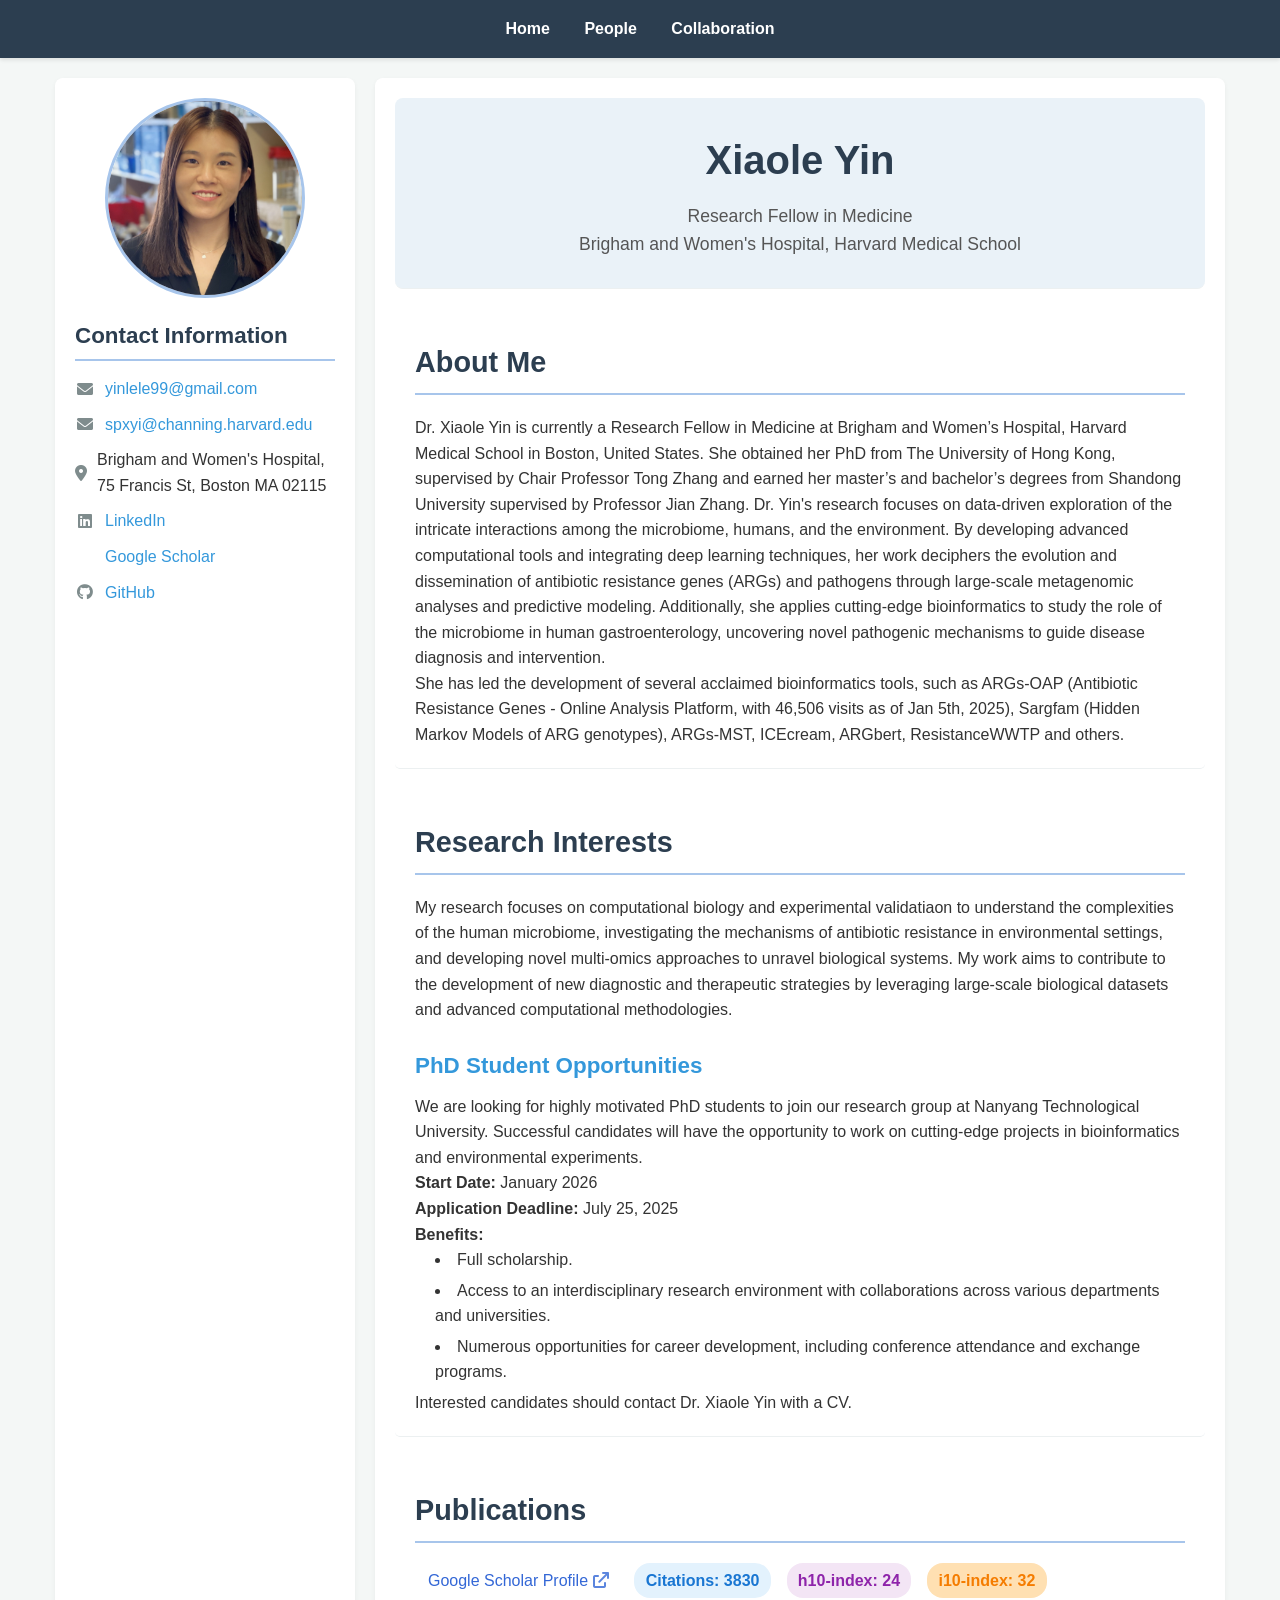
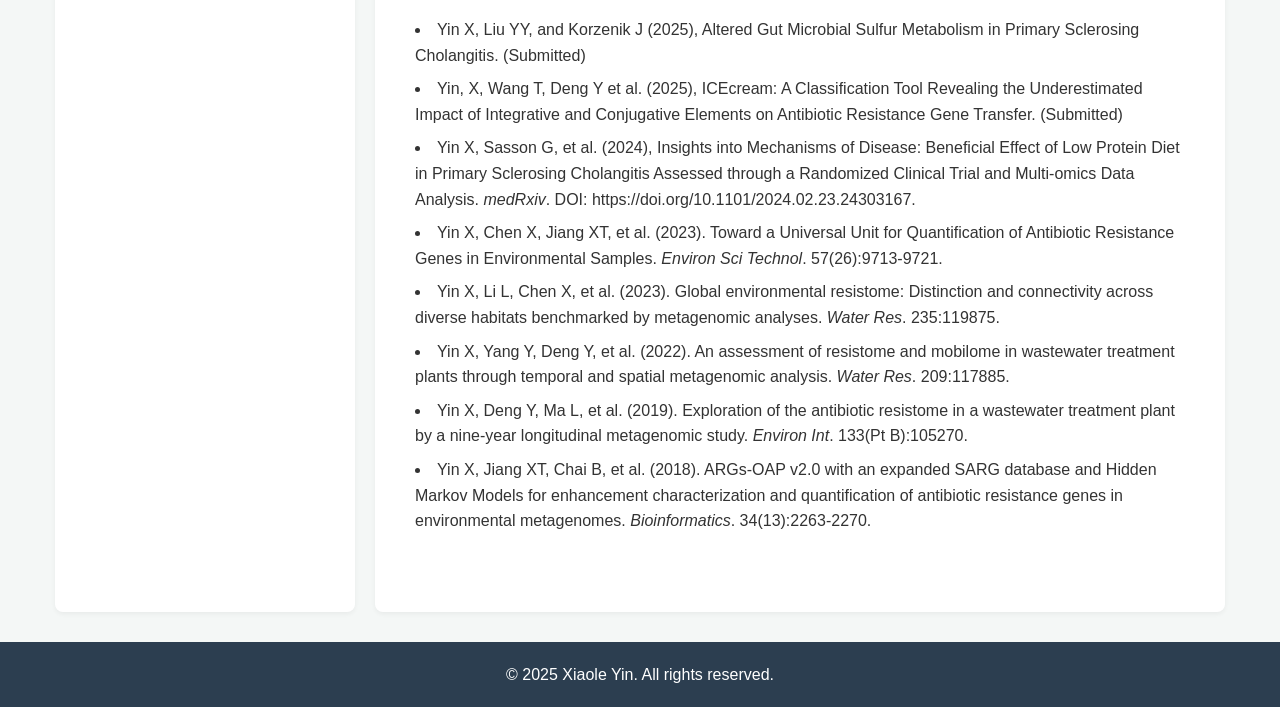
<file: index.html>
<!DOCTYPE html>
<html lang="en">
<head>
    <meta charset="UTF-8">
    <meta name="viewport" content="width=device-width, initial-scale=1.0">
    <title>Xiaole Yin - Academic Profile</title>
    <link rel="stylesheet" href="css/style.css">
    <link rel="stylesheet" href="https://cdnjs.cloudflare.com/ajax/libs/font-awesome/6.0.0-beta3/css/all.min.css">
</head>
<body>
    <div class="entrance-animation">
        <header>
            <nav>
                <ul>
                    <li><a href="index.html">Home</a></li>
                    <li><a href="people.html">People</a></li>
	            <li><a href="collaboration.html">Collaboration</a></li>
                </ul>
            </nav>
        </header>

        <div class="container">
            <aside class="sidebar">
                <div class="profile-photo">
                    <img src="images/profile.png" alt="Xiaole Yin">
                </div>
                <h2>Contact Information</h2>
                <ul class="contact-info">
                    <li><i class="fas fa-envelope"></i> <a href="mailto:yinlele99@gmail.com">yinlele99@gmail.com</a></li>
		    <li><i class="fas fa-envelope"></i> <a href="mailto:spxyi@channing.harvard.edu">spxyi@channing.harvard.edu</a></li>
                    <li><i class="fas fa-map-marker-alt"></i> Brigham and Women's Hospital, 75 Francis St, Boston MA 02115</li>
                    <li><i class="fab fa-linkedin"></i> <a href="https://www.linkedin.com/in/xiaole-yin-306543261" target="_blank">LinkedIn</a></li>
                    <li><i class="fab fa-google-scholar"></i> <a href="https://scholar.google.com/citations?user=DCUoyukAAAAJ&hl=en" target="_blank">Google Scholar</a></li>
                    <li><i class="fab fa-github"></i> <a href="https://github.com/xiaole99" target="_blank">GitHub</a></li>
                </ul>
            </aside>

            <main class="main-content">
                <section id="hero">
                    <h1>Xiaole Yin</h1>
                    <p>Research Fellow in Medicine</p>
                    <p>Brigham and Women's Hospital, Harvard Medical School</p>
                </section>

                <section id="biography">
                    <h2>About Me</h2>
                    <p>Dr. Xiaole Yin is currently a Research Fellow in Medicine at Brigham and Women’s Hospital, Harvard Medical School in Boston, United States. She obtained her PhD from The University of Hong Kong, supervised by Chair Professor Tong Zhang and earned her master’s and bachelor’s degrees from Shandong University supervised by Professor Jian Zhang. Dr. Yin's research focuses on data-driven exploration of the intricate interactions among the microbiome, humans, and the environment. By developing advanced computational tools and integrating deep learning techniques, her work deciphers the evolution and dissemination of antibiotic resistance genes (ARGs) and pathogens through large-scale metagenomic analyses and predictive modeling. Additionally, she applies cutting-edge bioinformatics to study the role of the microbiome in human gastroenterology, uncovering novel pathogenic mechanisms to guide disease diagnosis and intervention.</p>
                    <p>She has led the development of several acclaimed bioinformatics tools, such as ARGs-OAP (Antibiotic Resistance Genes - Online Analysis Platform, with 46,506 visits as of Jan 5th, 2025), Sargfam (Hidden Markov Models of ARG genotypes), ARGs-MST, ICEcream, ARGbert, ResistanceWWTP and others.</p>
                </section>

                <section id="research-interests">
                    <h2>Research Interests</h2>
                    <p>My research focuses on computational biology and experimental validatiaon to understand the complexities of the human microbiome, investigating the mechanisms of antibiotic resistance in environmental settings, and developing novel multi-omics approaches to unravel biological systems. My work aims to contribute to the development of new diagnostic and therapeutic strategies by leveraging large-scale biological datasets and advanced computational methodologies.</p>
                     <h3>PhD Student Opportunities</h3>
                    <p>We are looking for highly motivated PhD students to join our research group at Nanyang Technological University. Successful candidates will have the opportunity to work on cutting-edge projects in bioinformatics and environmental experiments.</p>
                    <p><strong>Start Date:</strong> January 2026</p>
                    <p><strong>Application Deadline:</strong> July 25, 2025</p>
                    <p><strong>Benefits:</strong></p>
                    <ul>
                        <li>Full scholarship.</li>
                        <li>Access to an interdisciplinary research environment with collaborations across various departments and universities.</li>
                        <li>Numerous opportunities for career development, including conference attendance and exchange programs.</li>
                    </ul>
                    <p>Interested candidates should contact Dr. Xiaole Yin with a CV.</p>
                </section>

                <section id="publications">
                    <h2>Publications</h2>
                    <!-- Scholar Profile and Stats -->
                    <div style="display: flex; align-items: center; gap: 1em; margin-bottom: 1.2em; flex-wrap: wrap;">
                        <a href="https://scholar.google.com/citations?user=DCUoyukAAAAJ&hl=en" 
                           target="_blank" 
                           style="display: flex; align-items: center; font-weight: 500; text-decoration: none; color: #3367d6;">
                        <i class="fab fa-google-scholar" style="font-size: 1.8em; margin-right: 0.45em; color: #3367d6;"></i>
                            Google Scholar Profile
                        <i class="fas fa-arrow-up-right-from-square" style="margin-left: 0.3em; font-size: 1em; opacity: 0.8;"></i>
                        </a>
                        <span style="background: #e3f2fd; color: #1976d2; font-weight: bold; padding: 0.3em 0.7em; border-radius: 1em; margin-left: 0.6em;">
                            Citations: 3830
                        </span>
                        <span style="background: #f3e5f5; color: #8e24aa; font-weight: bold; padding: 0.3em 0.7em; border-radius: 1em;">
                            h10-index: 24
                        </span>
                        <span style="background: #ffe0b2; color: #f57c00; font-weight: bold; padding: 0.3em 0.7em; border-radius: 1em;">
                            i10-index: 32
                        </span>
                    </div>      
                    <ul>
                        <li>Yin X, Liu YY, and Korzenik J (2025), Altered Gut Microbial Sulfur Metabolism in Primary Sclerosing Cholangitis. (Submitted)</li>
                        <li>Yin, X, Wang T, Deng Y et al. (2025), ICEcream: A Classification Tool Revealing the Underestimated Impact of Integrative and Conjugative Elements on Antibiotic Resistance Gene Transfer. (Submitted)</li>
                        <li>Yin X, Sasson G,  et al. (2024), Insights into Mechanisms of Disease: Beneficial Effect of Low Protein Diet in Primary Sclerosing Cholangitis Assessed through a Randomized Clinical Trial and Multi-omics Data Analysis. <em>medRxiv</em>. DOI: https://doi.org/10.1101/2024.02.23.24303167.</li>
                        <li>Yin X, Chen X, Jiang XT, et al. (2023). Toward a Universal Unit for Quantification of Antibiotic Resistance Genes in Environmental Samples. <em>Environ Sci Technol</em>. 57(26):9713-9721.</li>
                        <li>Yin X, Li L, Chen X, et al. (2023). Global environmental resistome: Distinction and connectivity across diverse habitats benchmarked by metagenomic analyses. <em>Water Res</em>. 235:119875.</li>
                        <li>Yin X, Yang Y, Deng Y, et al. (2022). An assessment of resistome and mobilome in wastewater treatment plants through temporal and spatial metagenomic analysis. <em>Water Res</em>. 209:117885.</li>
                        <li>Yin X, Deng Y, Ma L, et al. (2019). Exploration of the antibiotic resistome in a wastewater treatment plant by a nine-year longitudinal metagenomic study. <em>Environ Int</em>. 133(Pt B):105270.</li>
                        <li>Yin X, Jiang XT, Chai B, et al. (2018). ARGs-OAP v2.0 with an expanded SARG database and Hidden Markov Models for enhancement characterization and quantification of antibiotic resistance genes in environmental metagenomes. <em>Bioinformatics</em>. 34(13):2263-2270.</li>
                    </ul>
                </section>
            </main>
        </div>

        <footer>
            <p>&copy; 2025 Xiaole Yin. All rights reserved.</p>
        </footer>
        <script src="js/main.js"></script>
    </div>
</body>
</html>
</file>
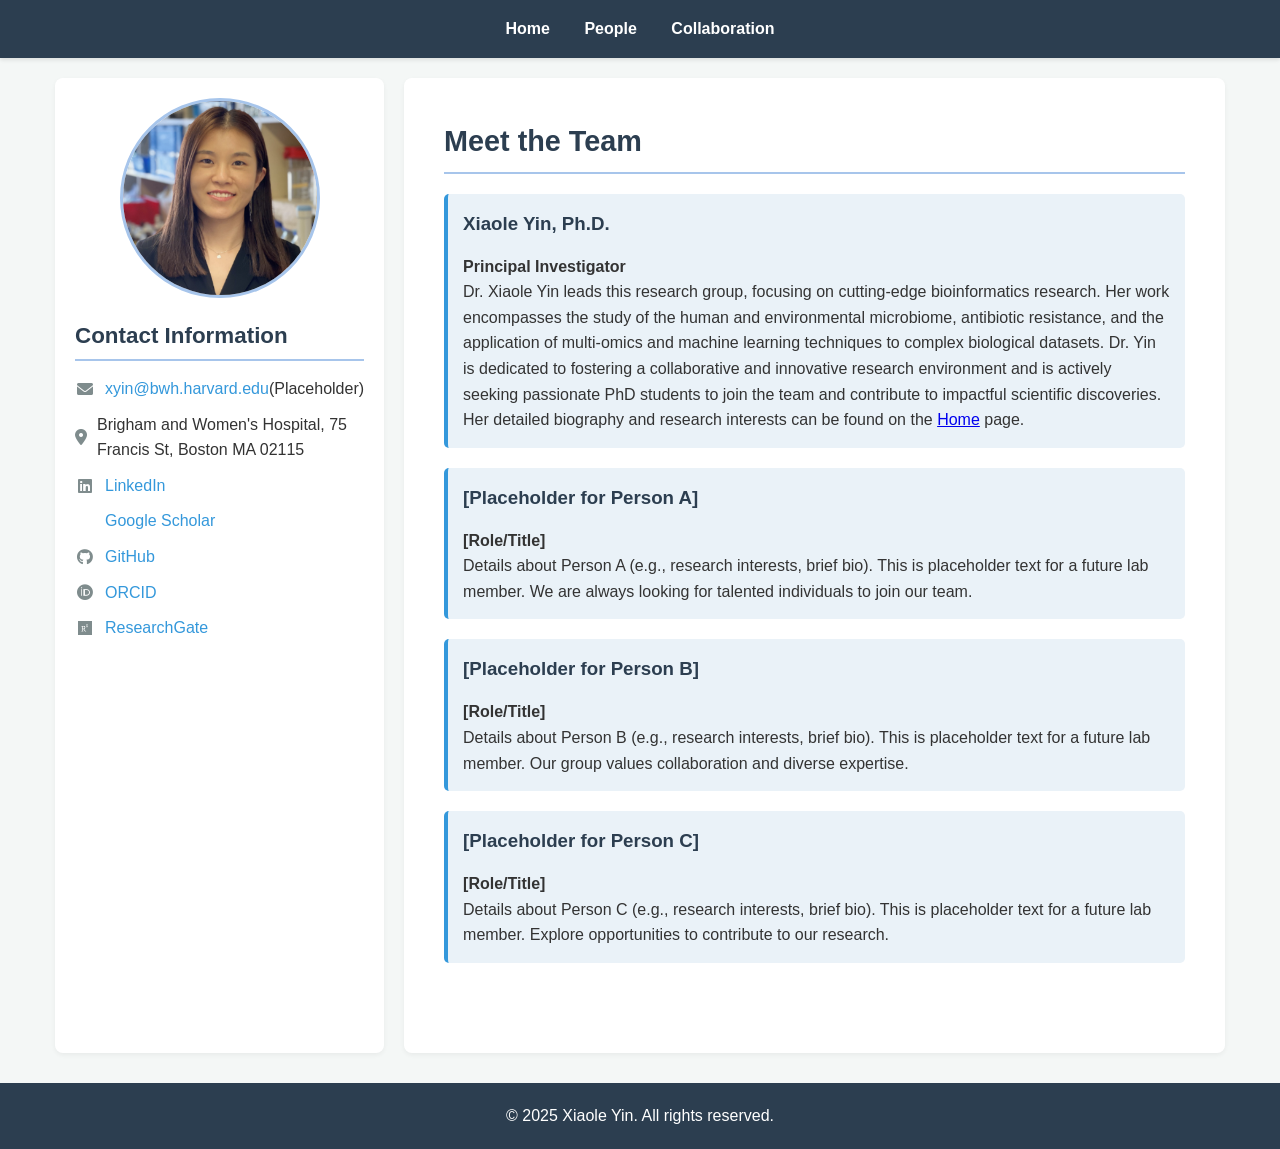
<file: people.html>
<!DOCTYPE html>
<html lang="en">
<head>
    <meta charset="UTF-8">
    <meta name="viewport" content="width=device-width, initial-scale=1.0">
    <title>People - Xiaole Yin</title>
    <link rel="stylesheet" href="css/style.css">
    <link rel="stylesheet" href="https://cdnjs.cloudflare.com/ajax/libs/font-awesome/6.0.0-beta3/css/all.min.css">
</head>
<body>
    <div class="entrance-animation">
        <header>
            <nav>
                <ul>
                    <li><a href="index.html">Home</a></li>
                    <li><a href="people.html">People</a></li>
		    <li><a href="collaboration.html">Collaboration</a></li>
                </ul>
            </nav>
        </header>

        <div class="container">
            <aside class="sidebar">
                <div class="profile-photo">
                    <img src="images/profile.png" alt="Xiaole Yin">
                </div>
                <h2>Contact Information</h2>
                <ul class="contact-info">
                    <li><i class="fas fa-envelope"></i> <a href="mailto:xyin@bwh.harvard.edu">xyin@bwh.harvard.edu</a> (Placeholder)</li>
                    <li><i class="fas fa-map-marker-alt"></i> Brigham and Women's Hospital, 75 Francis St, Boston MA 02115</li>
                    <li><i class="fab fa-linkedin"></i> <a href="#" id="linkedin-link" target="_blank">LinkedIn</a></li>
                    <li><i class="fab fa-google-scholar"></i> <a href="#" id="gscholar-link" target="_blank">Google Scholar</a></li>
                    <li><i class="fab fa-github"></i> <a href="https://github.com/xiaole99" target="_blank">GitHub</a></li>
                    <li><i class="fab fa-orcid"></i> <a href="#" id="orcid-link" target="_blank">ORCID</a></li>
                    <li><i class="fab fa-researchgate"></i> <a href="#" id="researchgate-link" target="_blank">ResearchGate</a></li>
                </ul>
            </aside>

            <main class="main-content">
                <section id="people-list">
                    <h2>Meet the Team</h2>
                    
                    <div class="person">
                        <h3>Xiaole Yin, Ph.D.</h3>
                        <p><strong>Principal Investigator</strong></p>
                        <p>Dr. Xiaole Yin leads this research group, focusing on cutting-edge bioinformatics research. Her work encompasses the study of the human and environmental microbiome, antibiotic resistance, and the application of multi-omics and machine learning techniques to complex biological datasets. Dr. Yin is dedicated to fostering a collaborative and innovative research environment and is actively seeking passionate PhD students to join the team and contribute to impactful scientific discoveries. Her detailed biography and research interests can be found on the <a href="index.html">Home</a> page.</p>
                    </div>

                    <div class="person">
                        <h3>[Placeholder for Person A]</h3>
                        <p><strong>[Role/Title]</strong></p>
                        <p>Details about Person A (e.g., research interests, brief bio). This is placeholder text for a future lab member. We are always looking for talented individuals to join our team.</p>
                    </div>

                    <div class="person">
                        <h3>[Placeholder for Person B]</h3>
                        <p><strong>[Role/Title]</strong></p>
                        <p>Details about Person B (e.g., research interests, brief bio). This is placeholder text for a future lab member. Our group values collaboration and diverse expertise.</p>
                    </div>

                    <div class="person">
                        <h3>[Placeholder for Person C]</h3>
                        <p><strong>[Role/Title]</strong></p>
                        <p>Details about Person C (e.g., research interests, brief bio). This is placeholder text for a future lab member. Explore opportunities to contribute to our research.</p>
                    </div>
                    
                </section>
            </main>
        </div>

        <footer>
            <p>&copy; 2025 Xiaole Yin. All rights reserved.</p>
        </footer>
        <script src="js/main.js"></script>
    </div>
</body>
</html>
</file>
<file: css/style.css>
/* Basic Reset */
* {
    margin: 0;
    padding: 0;
    box-sizing: border-box;
}

body {
    font-family: -apple-system, BlinkMacSystemFont, "Segoe UI", Roboto, "Helvetica Neue", Arial, sans-serif;
    line-height: 1.6;
    color: #333;
    background-color: #f4f7f6; /* Light, slightly off-white background */
}

/* Entrance Animation */
.entrance-animation {
    animation: fadeInZoom 1s ease-out forwards;
    opacity: 0; /* Start hidden */
}

@keyframes fadeInZoom {
    0% {
        opacity: 0;
        transform: scale(0.95);
    }
    100% {
        opacity: 1;
        transform: scale(1);
    }
}

header {
    background: #2c3e50; /* Academic Maroon/Dark Blue */
    color: #fff;
    padding: 1rem 0;
    text-align: center;
    position: sticky;
    top: 0;
    z-index: 1000;
    box-shadow: 0 2px 4px rgba(0,0,0,0.1);
}

header nav ul {
    list-style: none;
    padding: 0;
}

header nav ul li {
    display: inline;
    margin: 0 15px;
}

header nav ul li a {
    color: #fff;
    text-decoration: none;
    font-weight: bold;
    transition: color 0.3s ease;
}

header nav ul li a:hover {
    color: #a7c5eb; /* Light Blue for hover */
}

.container {
    display: flex;
    flex-wrap: wrap;
    max-width: 1200px;
    margin: 20px auto;
    padding: 0 15px;
}

.sidebar {
    flex: 0 0 300px; /* Fixed width for sidebar */
    margin-right: 20px;
    padding: 20px;
    background: #ffffff;
    border-radius: 8px;
    box-shadow: 0 2px 5px rgba(0,0,0,0.05);
}

.sidebar .profile-photo img {
    width: 100%;
    max-width: 200px; /* Control image size */
    border-radius: 50%; /* Circular photo */
    display: block;
    margin: 0 auto 20px auto;
    border: 3px solid #a7c5eb; /* Light Blue border */
}

.sidebar h2 {
    font-size: 1.4em;
    color: #2c3e50; /* Academic Maroon/Dark Blue */
    margin-bottom: 15px;
    border-bottom: 2px solid #a7c5eb; /* Light Blue underline */
    padding-bottom: 5px;
}

.sidebar .contact-info {
    list-style: none;
    padding: 0;
}

.sidebar .contact-info li {
    margin-bottom: 10px;
    display: flex;
    align-items: center;
}

.sidebar .contact-info li i {
    margin-right: 10px;
    color: #7f8c8d; /* Soft Violet/Gray for icons */
    width: 20px; /* Ensure icons align */
    text-align: center;
}

.sidebar .contact-info li a {
    color: #3498db; /* Vivid Blue for links */
    text-decoration: none;
}

.sidebar .contact-info li a:hover {
    text-decoration: underline;
}

/* Color contact icons by platform */
.contact-info i.fa-envelope {
    color: #D44638; /* Gmail */
}
.contact-info i.fa-map-marker-alt {
    color: #EA4335; /* Map Marker */
}
.contact-info i.fa-linkedin {
    color: #0077B5; /* LinkedIn Blue */
}
.contact-info i.fa-google-scholar {
    color: #4285F4; /* Google Scholar Blue */
}
.contact-info i.fa-github {
    color: #333333; /* GitHub */
}


.main-content {
    flex: 1;
    min-width: 0; /* Prevents flexbox overflow issues */
    background: #ffffff;
    padding: 20px;
    border-radius: 8px;
    box-shadow: 0 2px 5px rgba(0,0,0,0.05);
}

section {
    margin-bottom: 30px;
    padding: 20px;
    border-bottom: 1px solid #ecf0f1; /* Lighter border */
    background-color: #fff; /* Ensure sections have white background */
    border-radius: 5px;
}

section:last-child {
    border-bottom: none;
}

h1, h2, h3 {
    color: #2c3e50; /* Academic Maroon/Dark Blue */
    margin-bottom: 15px;
}

#hero h1 {
    font-size: 2.5em;
    text-align: center;
    margin-bottom: 10px;
}

#hero p {
    font-size: 1.1em;
    color: #555;
    text-align: center;
}

#hero {
    text-align: center;
    padding: 30px 20px;
    background-color: #eaf2f8; /* Very Light Blue background for hero */
    border-radius: 8px;
    position: relative; 
    overflow: hidden; 
    margin-bottom: 30px; /* Add margin below hero */
}


section h2 {
    font-size: 1.8em;
    color: #2c3e50; /* Academic Maroon/Dark Blue */
    border-bottom: 2px solid #a7c5eb; /* Light Blue underline */
    padding-bottom: 8px;
    margin-bottom: 20px;
}

section ul {
    list-style-position: inside;
    padding-left: 0; /* Remove default padding if using custom list styling */
}

section ul li {
    margin-bottom: 8px;
}

footer {
    text-align: center;
    padding: 20px;
    background: #2c3e50; /* Academic Maroon/Dark Blue */
    color: #fff;
    margin-top: 30px;
}

/* Responsive Design */
@media (max-width: 768px) {
    .container {
        flex-direction: column;
    }
    .sidebar {
        margin-right: 0;
        margin-bottom: 20px;
        flex: 0 0 auto; /* Allow sidebar to shrink */
    }
    header nav ul li {
        display: block;
        margin: 10px 0;
    }
    h1 {
        font-size: 2em;
    }
    h2 {
        font-size: 1.5em;
    }
}

/* Meteor Animation (keeping previous one as it was not explicitly asked to be removed) */
.meteor {
    position: absolute;
    width: 4px;
    height: 4px;
    background-color: #ffcc00; 
    border-radius: 50%;
    box-shadow: 0 0 10px #ffcc00, 0 0 20px #ffcc00, 0 0 30px #ffcc00;
    animation: fall 3s linear infinite;
    opacity: 0;
    z-index: 1; /* Ensure meteors are behind main content if overlapping */
}

@keyframes fall {
    0% {
        transform: translate(-100px, -100px) scale(1);
        opacity: 1;
    }
    50% {
        opacity: 1;
    }
    100% {
        transform: translate(calc(100vw - 100px), calc(100vh - 100px)) scale(0.5); 
        opacity: 0;
    }
}

.meteor:nth-child(1) {
    top: 10%;
    left: 10%;
    animation-delay: 0s;
}

.meteor:nth-child(2) {
    top: 20%;
    left: 50%;
    animation-delay: 0.5s;
    width: 3px; 
    height: 3px;
}

.meteor:nth-child(3) {
    top: 5%;
    left: 80%;
    animation-delay: 1s;
    background-color: #ff9933; 
    box-shadow: 0 0 10px #ff9933, 0 0 20px #ff9933, 0 0 30px #ff9933;
}

.person {
    margin-bottom: 20px;
    padding: 15px;
    background-color: #eaf2f8; /* Light blue background for person cards */
    border-left: 4px solid #3498db; /* Vivid Blue accent */
    border-radius: 5px;
}

.person h3 {
    margin-top: 0;
    color: #2c3e50;
}

/* PhD Opportunities Styling */
#research-interests h3 {
    font-size: 1.4em;
    color: #3498db; /* Vivid Blue for subheading */
    margin-top: 25px;
    margin-bottom: 10px;
}

#research-interests ul {
    list-style-type: disc; /* Standard bullets for benefits */
    margin-left: 20px; /* Indent bullet list */
}

#research-interests ul li {
    margin-bottom: 5px;
}
</file>
